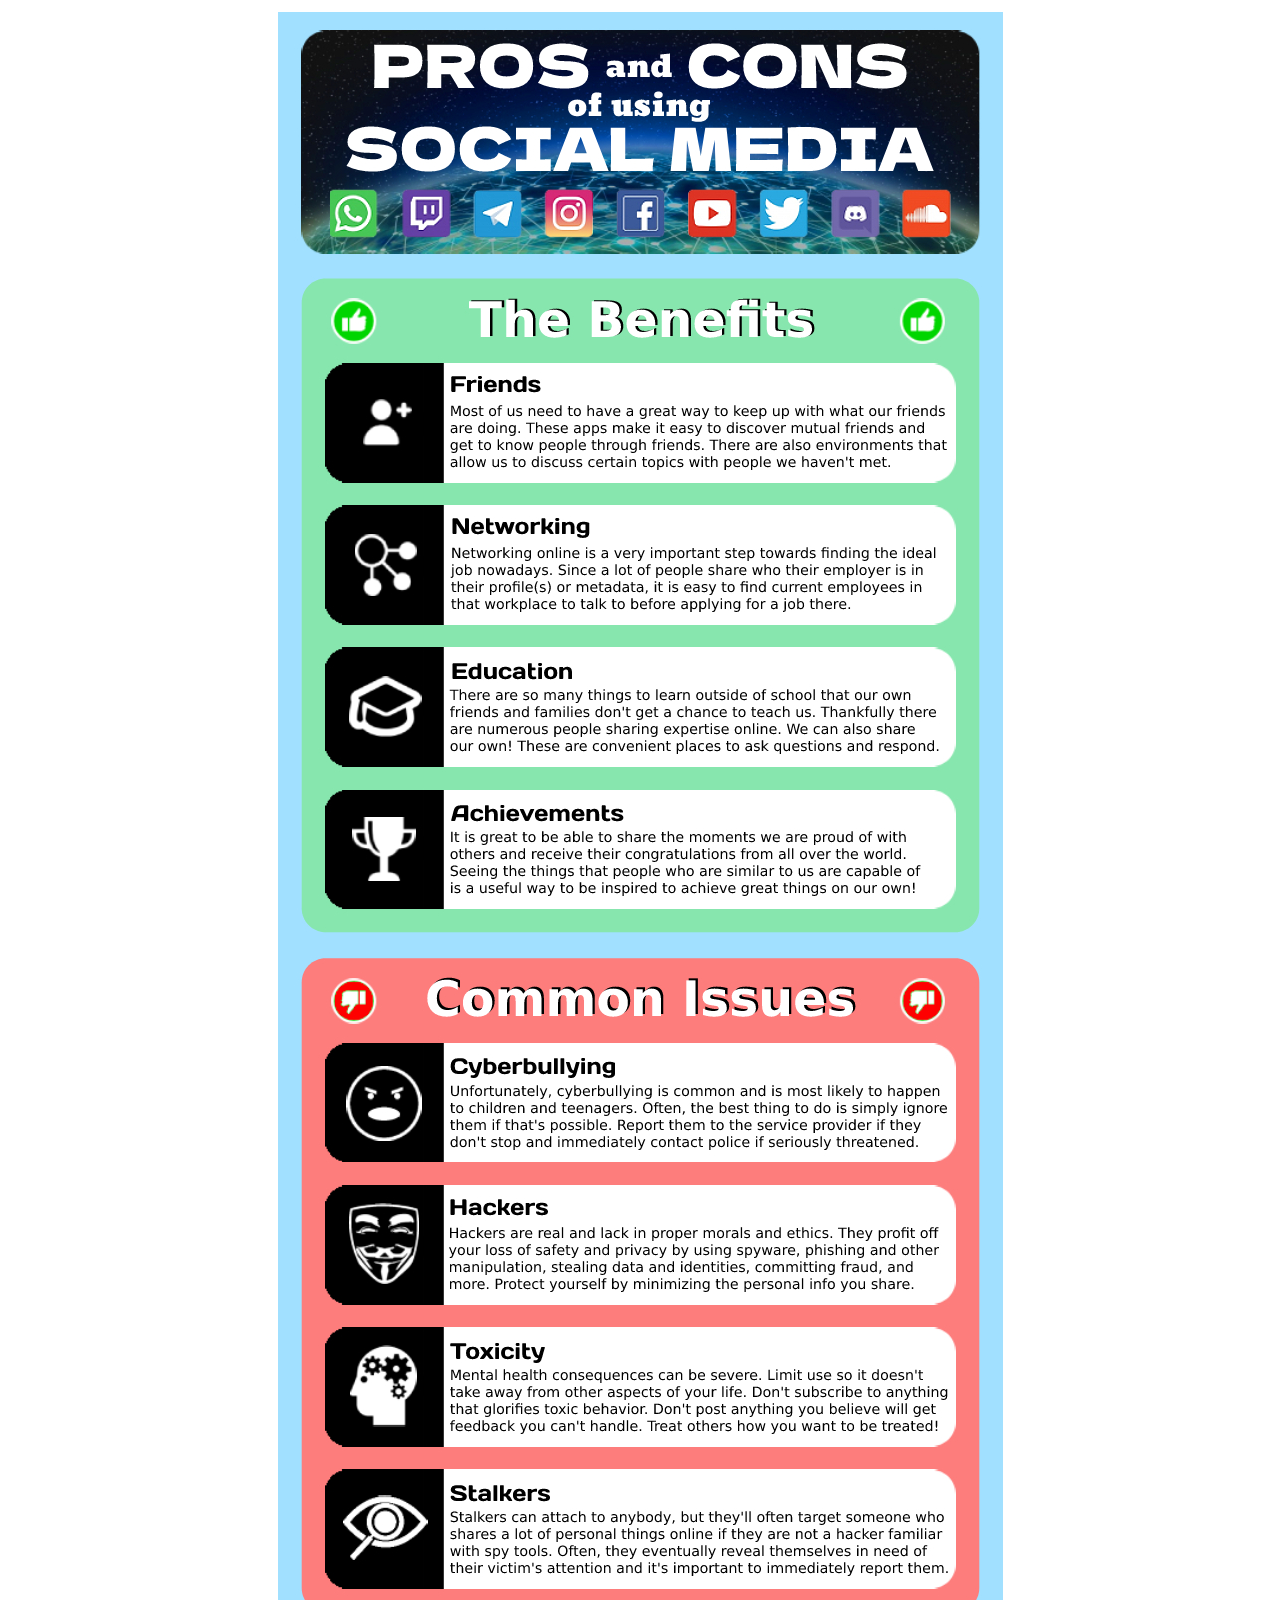
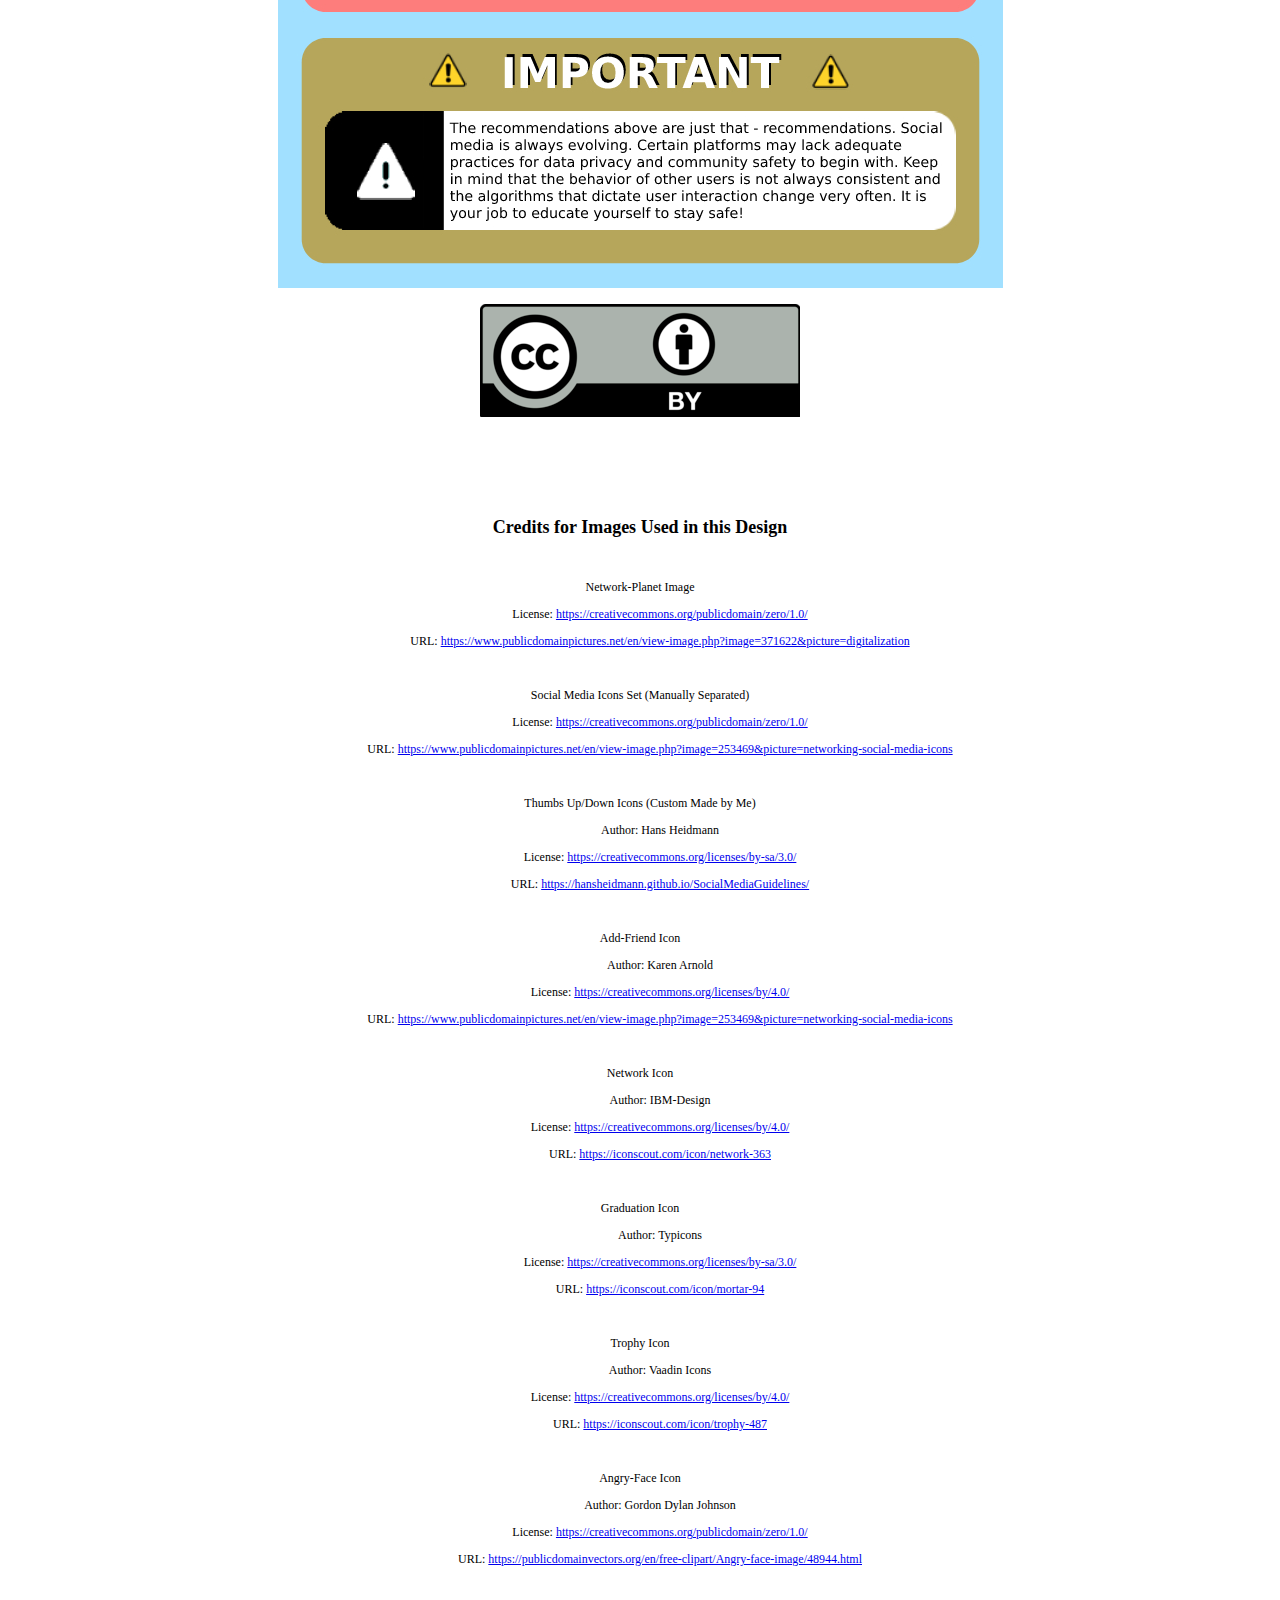
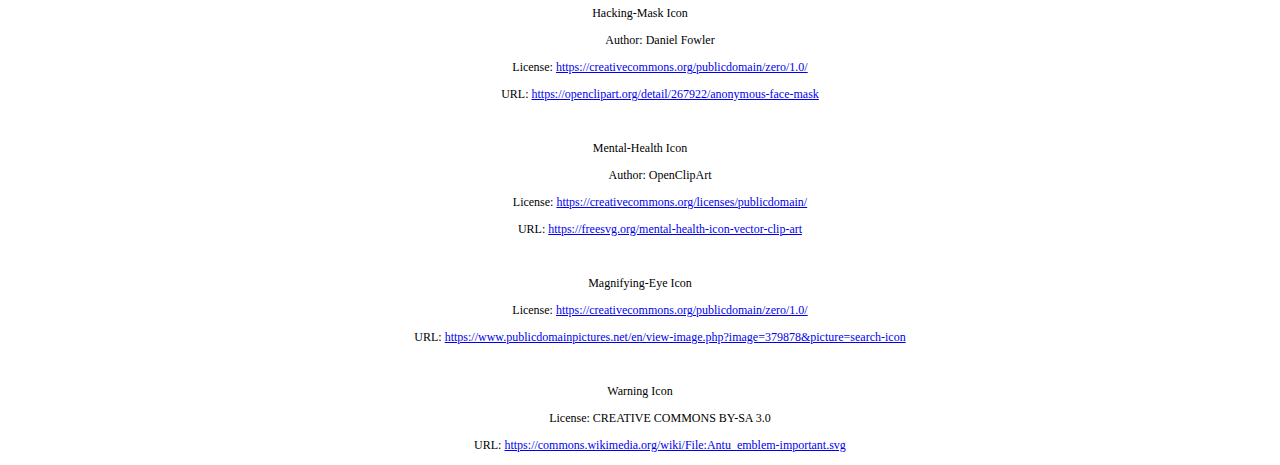
<file: index.html>
<!DOCTYPE html>
<html lang="en" dir="ltr">
<head>
    <meta charset="utf-8">
    <title>Social Media Guidelines</title>
    <style>
        body {
            color: black;
            font-size: 12px;
            background-color:white
        }
        ul {
            list-style-type:none
        }
    </style>
</head>
<body>
    <center>
        <p>
            <img src="SocialMediaGuidelines.jpg" />
        </p>
        <p>
            <img src="Creative_commons_license_with_attribution.png" />
        </p>
    <p><br></p>
    <p><br></p>
    <p><br></p>
    <h2><b>Credits for Images Used in this Design</b></h2>
    <p><br></p>
    <p>Network-Planet Image</p>
    <ul>
        <li>
            <p>License:&nbsp;<a href="https://creativecommons.org/publicdomain/zero/1.0/">https://creativecommons.org/publicdomain/zero/1.0/</a></p>
        </li>
        <li>
            <p>URL:&nbsp;<a href="https://www.publicdomainpictures.net/en/view-image.php?image=371622&picture=digitalization">https://www.publicdomainpictures.net/en/view-image.php?image=371622&amp;picture=digitalization</a></p>
        </li>
    </ul>
    <p><br></p>
    <p>Social Media Icons Set (Manually Separated)</p>
    <ul>
        <li>
            <p>License:&nbsp;<a href="https://creativecommons.org/publicdomain/zero/1.0/">https://creativecommons.org/publicdomain/zero/1.0/</a></p>
        </li>
        <li>
            <p>URL:&nbsp;<a href="https://www.publicdomainpictures.net/en/view-image.php?image=253469&picture=networking-social-media-icons">https://www.publicdomainpictures.net/en/view-image.php?image=253469&amp;picture=networking-social-media-icons</a></p>
        </li>
    </ul>
    <p><br></p>
    <p>Thumbs Up/Down Icons (Custom Made by Me)</p>
    <ul>
        <li>
            <p>Author: Hans Heidmann</p>
        </li>
        <li>
            <p>License:&nbsp;<a href="https://creativecommons.org/licenses/by-sa/3.0/">https://creativecommons.org/licenses/by-sa/3.0/</a></p>
        </li>
        <li>
            <p>URL:&nbsp;<a href="https://hansheidmann.github.io/SocialMediaGuidelines/">https://hansheidmann.github.io/SocialMediaGuidelines/</a></p>
        </li>
    </ul>
    <p><br></p>
    <p>Add-Friend Icon</p>
    <ul>
        <li>
            <p>Author: Karen Arnold</p>
        </li>
        <li>
            <p>License:&nbsp;<a href="https://creativecommons.org/licenses/by/4.0/">https://creativecommons.org/licenses/by/4.0/</a></p>
        </li>
        <li>
            <p>URL:&nbsp;<a href="https://www.publicdomainpictures.net/en/view-image.php?image=253469&picture=networking-social-media-icons">https://www.publicdomainpictures.net/en/view-image.php?image=253469&amp;picture=networking-social-media-icons</a></p>
        </li>
    </ul>
    <p><br></p>
    <p>Network Icon</p>
    <ul>
        <li>
            <p>Author: IBM-Design</p>
        </li>
        <li>
            <p>License:&nbsp;<a href="https://creativecommons.org/licenses/by/4.0/">https://creativecommons.org/licenses/by/4.0/</a></p>
        </li>
        <li>
            <p>URL:&nbsp;<a href="https://iconscout.com/icon/network-363">https://iconscout.com/icon/network-363</a></p>
        </li>
    </ul>
    <p><br></p>
    <p>Graduation Icon</p>
    <ul>
        <li>
            <p>Author: Typicons</p>
        </li>
        <li>
            <p>License:&nbsp;<a href="https://creativecommons.org/licenses/by-sa/3.0/">https://creativecommons.org/licenses/by-sa/3.0/</a></p>
        </li>
        <li>
            <p>URL:&nbsp;<a href="https://iconscout.com/icon/mortar-94">https://iconscout.com/icon/mortar-94</a></p>
        </li>
    </ul>
    <p><br></p>
    <p>Trophy Icon</p>
    <ul>
        <li>
            <p>Author: Vaadin Icons</p>
        </li>
        <li>
            <p>License:&nbsp;<a href="https://creativecommons.org/licenses/by/4.0/">https://creativecommons.org/licenses/by/4.0/</a></p>
        </li>
        <li>
            <p>URL:&nbsp;<a href="https://iconscout.com/icon/trophy-487">https://iconscout.com/icon/trophy-487</a></p>
        </li>
    </ul>
    <p><br></p>
    <p>Angry-Face Icon</p>
    <ul>
        <li>
            <p>Author: Gordon Dylan Johnson</p>
        </li>
        <li>
            <p>License:&nbsp;<a href="https://creativecommons.org/publicdomain/zero/1.0/">https://creativecommons.org/publicdomain/zero/1.0/</a></p>
        </li>
        <li>
            <p>URL:&nbsp;<a href="https://publicdomainvectors.org/en/free-clipart/Angry-face-image/48944.html">https://publicdomainvectors.org/en/free-clipart/Angry-face-image/48944.html</a></p>
        </li>
    </ul>
    <p><br></p>
    <p>Hacking-Mask Icon</p>
    <ul>
        <li>
            <p>Author: Daniel Fowler</p>
        </li>
        <li>
            <p>License:&nbsp;<a href="https://creativecommons.org/publicdomain/zero/1.0/">https://creativecommons.org/publicdomain/zero/1.0/</a></p>
        </li>
        <li>
            <p>URL:&nbsp;<a href="https://openclipart.org/detail/267922/anonymous-face-mask">https://openclipart.org/detail/267922/anonymous-face-mask</a></p>
        </li>
    </ul>
    <p><br></p>
    <p>Mental-Health Icon</p>
    <ul>
        <li>
            <p>Author: OpenClipArt</p>
        </li>
        <li>
            <p>License:&nbsp;<a href="https://creativecommons.org/licenses/publicdomain/">https://creativecommons.org/licenses/publicdomain/</a></p>
        </li>
        <li>
            <p>URL:&nbsp;<a href="https://freesvg.org/mental-health-icon-vector-clip-art">https://freesvg.org/mental-health-icon-vector-clip-art</a></p>
        </li>
    </ul>
    <p><br></p>
    <p>Magnifying-Eye Icon</p>
    <ul>
        <li>
            <p>License:&nbsp;<a href="https://creativecommons.org/publicdomain/zero/1.0/">https://creativecommons.org/publicdomain/zero/1.0/</a></p>
        </li>
        <li>
            <p>URL:&nbsp;<a href="https://www.publicdomainpictures.net/en/view-image.php?image=379878&picture=search-icon">https://www.publicdomainpictures.net/en/view-image.php?image=379878&amp;picture=search-icon</a></p>
        </li>
    </ul>
    <p><br></p>
    <p>Warning Icon</p>
    <ul>
        <li>
            <p>License: CREATIVE COMMONS BY-SA 3.0</p>
        </li>
        <li>
            <p>URL:&nbsp;<a href="https://commons.wikimedia.org/wiki/File:Antu_emblem-important.svg">https://commons.wikimedia.org/wiki/File:Antu_emblem-important.svg</a></p>
        </li>
    </ul>
    </center>
</body>
</html>
</file>
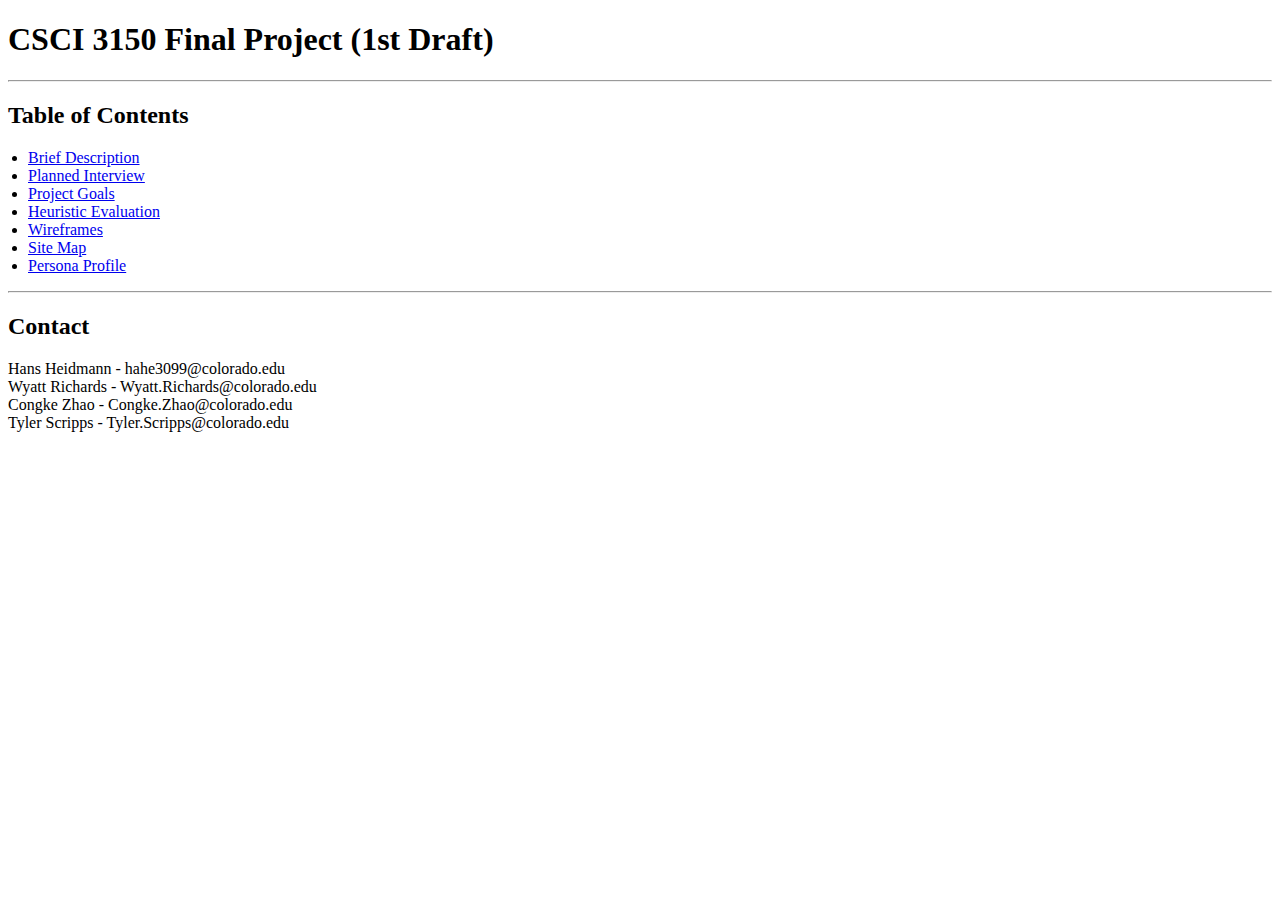
<file: project/index.html>
<!DOCTYPE html>
<html lang="en" dir="ltr">
    <head>
        <meta charset="utf-8">
        <title>CSCI 3150 Final Project</title>
    </head>
    <body>
      <header>
        <h1>CSCI 3150 Final Project (1st Draft)</h1>
      </header>
      <hr>
      <main>
        <h2>Table of Contents</h2>
        <ul style="padding-left:20px;">
            <li><a href="https://docs.google.com/document/d/1IOhEgNrr2aQDbY3pmYARogxwnAslzwmrqLHVI45w6pQ/edit?usp=sharing">Brief Description</a></li>
            <li><a href="https://docs.google.com/document/d/1i1WZpeKFRqi4-J_2M6wd6McWco5GSOddZfpukMDVak4/edit?usp=sharing">Planned Interview</a></li>
            <li><a href="https://docs.google.com/document/d/1uLIEQG9_T2vlEamMf4XnkRviSi74SFmYDHkGQC0WRDk/edit?usp=sharing">Project Goals</a></li>
            <li><a href="https://docs.google.com/document/d/11_yhuCpeDZ-uMRWnRvBqLNthvl9457abIS1ZAJY41MI/edit?usp=sharing">Heuristic Evaluation</a></li>
            <li><a href="https://docs.google.com/document/d/1-BfG6gNHtWXFzkVddv7I0GiKOu6DmR9RDybEePZL2hw/edit?usp=sharing">Wireframes</a></li>
            <li><a href="https://www.gloomaps.com/ycTwrkwMdy">Site Map</a></li>
            <li><a href="https://drive.google.com/file/d/1AlxsBIF-NwXrmdDHWHKZMEWfVbnc0Zdt/view?usp=sharing">Persona Profile</a></li>
        </ul>
      </main>
      <hr>
      <footer>
        <h2>Contact</h2>
        <span>Hans Heidmann - hahe3099@colorado.edu</span><br>
        <span>Wyatt Richards - Wyatt.Richards@colorado.edu</span><br>
        <span>Congke Zhao - Congke.Zhao@colorado.edu</span><br>
        <span>Tyler Scripps - Tyler.Scripps@colorado.edu</span>
      </footer>
    </body>
</html>
</file>
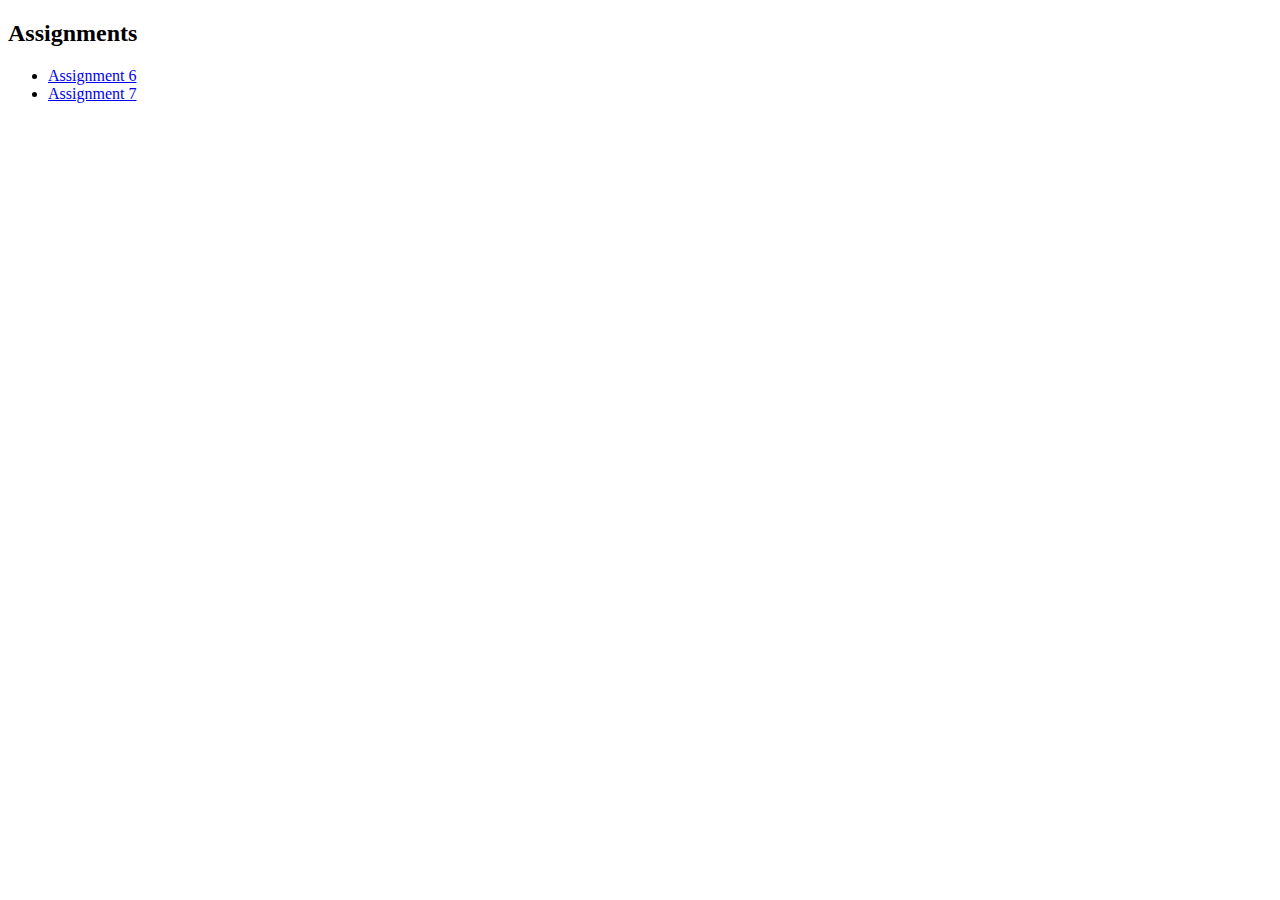
<file: public/index.html>
<!DOCTYPE html>
<html lang="en" dir="ltr">
    <head>
        <meta charset="utf-8">
        <title>Hans Heidmann - CSCI 3150</title>
    </head>
    <body>
        <h2>Assignments</h2>
        <ul>
            <li><a href="assignment6/firstpage.html">Assignment 6</a></li>
            <li><a href="assignment7/htmlbasics.html">Assignment 7</a></li>
        </ul>
    </body>
</html>
</file>
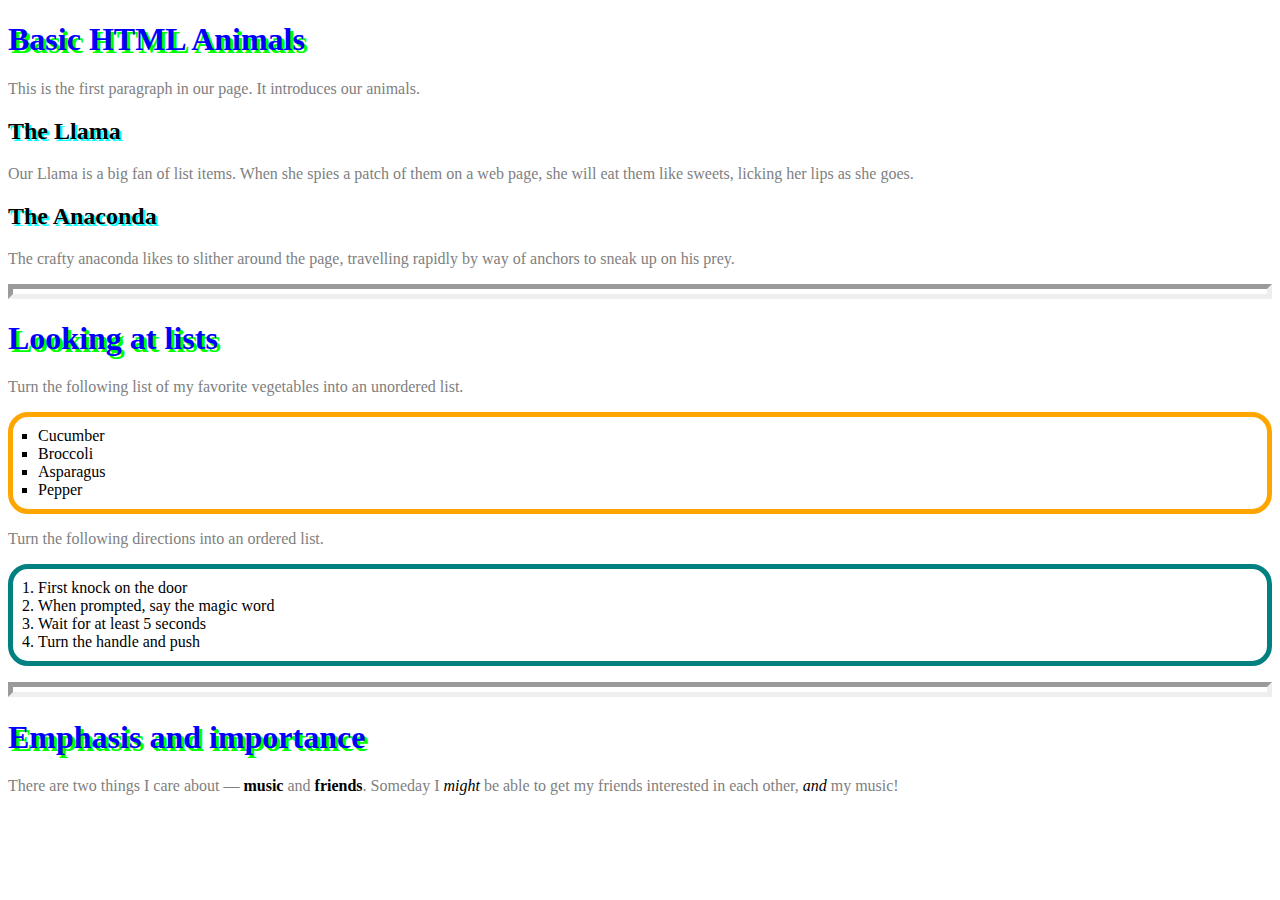
<file: public/assignment7/htmlbasics.html>
<!DOCTYPE html>
<html>
    <head>
        <meta charset="utf-8">
        <title>My page title</title>
        <link href="https://fonts.googleapis.com/css?family=Open+Sans+Condensed:300|Sonsie+One" rel="stylesheet" type="text/css">
        <!----- Add the link to your style sheet --------->
        <link rel="stylesheet" href="style.css">
        <!------------------------------------------------>
        <!-- the below three lines are a fix to get HTML5 semantic elements working in old versions of Internet Explorer-->
        <!--[if lt IE 9]>
              <script src="https://cdnjs.cloudflare.com/ajax/libs/html5shiv/3.7.3/html5shiv.js"></script>
        <![endif]-->
    </head>
  <!-- I included the body element below which is not part of the html version or the head to make
    make sure you include it above your HTML code -->
    <body>

        <h1>Basic HTML Animals</h1>
        <p>This is the first paragraph in our page. It introduces our animals.</p>
        <h2>The Llama</h2>
        <p>Our Llama is a big fan of list items. When she spies a patch of them on a web page, she will eat them like sweets, licking her lips as she goes.</p>
        <h2>The Anaconda</h2>
        <p>The crafty anaconda likes to slither around the page, travelling rapidly by way of anchors to sneak up on his prey.</p>

        <hr>

        <h1>Looking at lists</h1>
        <p>Turn the following list of my favorite vegetables into an unordered list.</p>
        <ul>
            <li>Cucumber</li>
            <li>Broccoli</li>
            <li>Asparagus</li>
            <li>Pepper</li>
        </ul>
        <p>Turn the following directions into an ordered list.</p>
        <ol>
            <li>First knock on the door</li>
            <li>When prompted, say the magic word</li>
            <li>Wait for at least 5 seconds</li>
            <li>Turn the handle and push</li>
        </ol>

        <hr>

        <h1>Emphasis and importance</h1>

        <p>There are two things I care about — <strong>music</strong> and <strong>friends</strong>. Someday I <em>might</em> be able to get my friends interested in each other, <em>and</em> my music!</p>

    </body>

    <!--
    https://jsfiddle.net/hans777/5fsm06Le/3/

    The color for the h2 elements, but not h1, is changed from purple to green when the CSS for h1, h2 is modified as instructed.
    This is because h1 is readdresed further down in the CSS and h1 is overwritten to be purple instead of green.
    After this I changed the CSS colors for pretty much everything.
    I did a little bit of my own research and discovered that you can actually style <hr> elements, so I added height of 5px and increased the border-width to 5px as well.
    After increasing the size of both the border and border-radius for the lists, I realized I needed more padding on the left side so I increased that to 25px.
    I learned that you can modify the list-style-type for both kinds of lists and changed it so my unordered list uses a square instead of a circle.
    I changed the color for the <strong> and <em> tags to black. It doesn't look perfect, but seems to look a little better.
    I also figured out how to add text shadow, which probably isn't the best thing for a visually impaired reader but I thought it was pretty cool.

    I didn't have much trouble if any with this assignment since I already have a fair amount of experience using HTML and CSS.
    Still, I found it entertaining to revisit the basic and learn a few additional things to improve my fleuncy in both languages.
    JSFiddle is definitely a very useful tool that I had discovered on accident in the past and totally forgotten about until this assignment.

    -->

</html>
</file>
<file: public/assignment7/style.css>
h1 {
    color: blue;
    text-shadow: 3px 3px lime;
}

h2 {
    color: black;
    text-shadow: 2px 2px cyan;
}

p {
  color: gray;
}

ul {
  border: 5px solid orange;
  list-style-type: square;
}

ol {
  border: 5px solid teal;
}

ol, ul {
  padding: 10px 25px;
  border-radius: 20px;
}

strong {
  color: black;
}

em {
  color: black;
}

hr {
    height: 5px;
    border-width: 5px;
}
</file>
